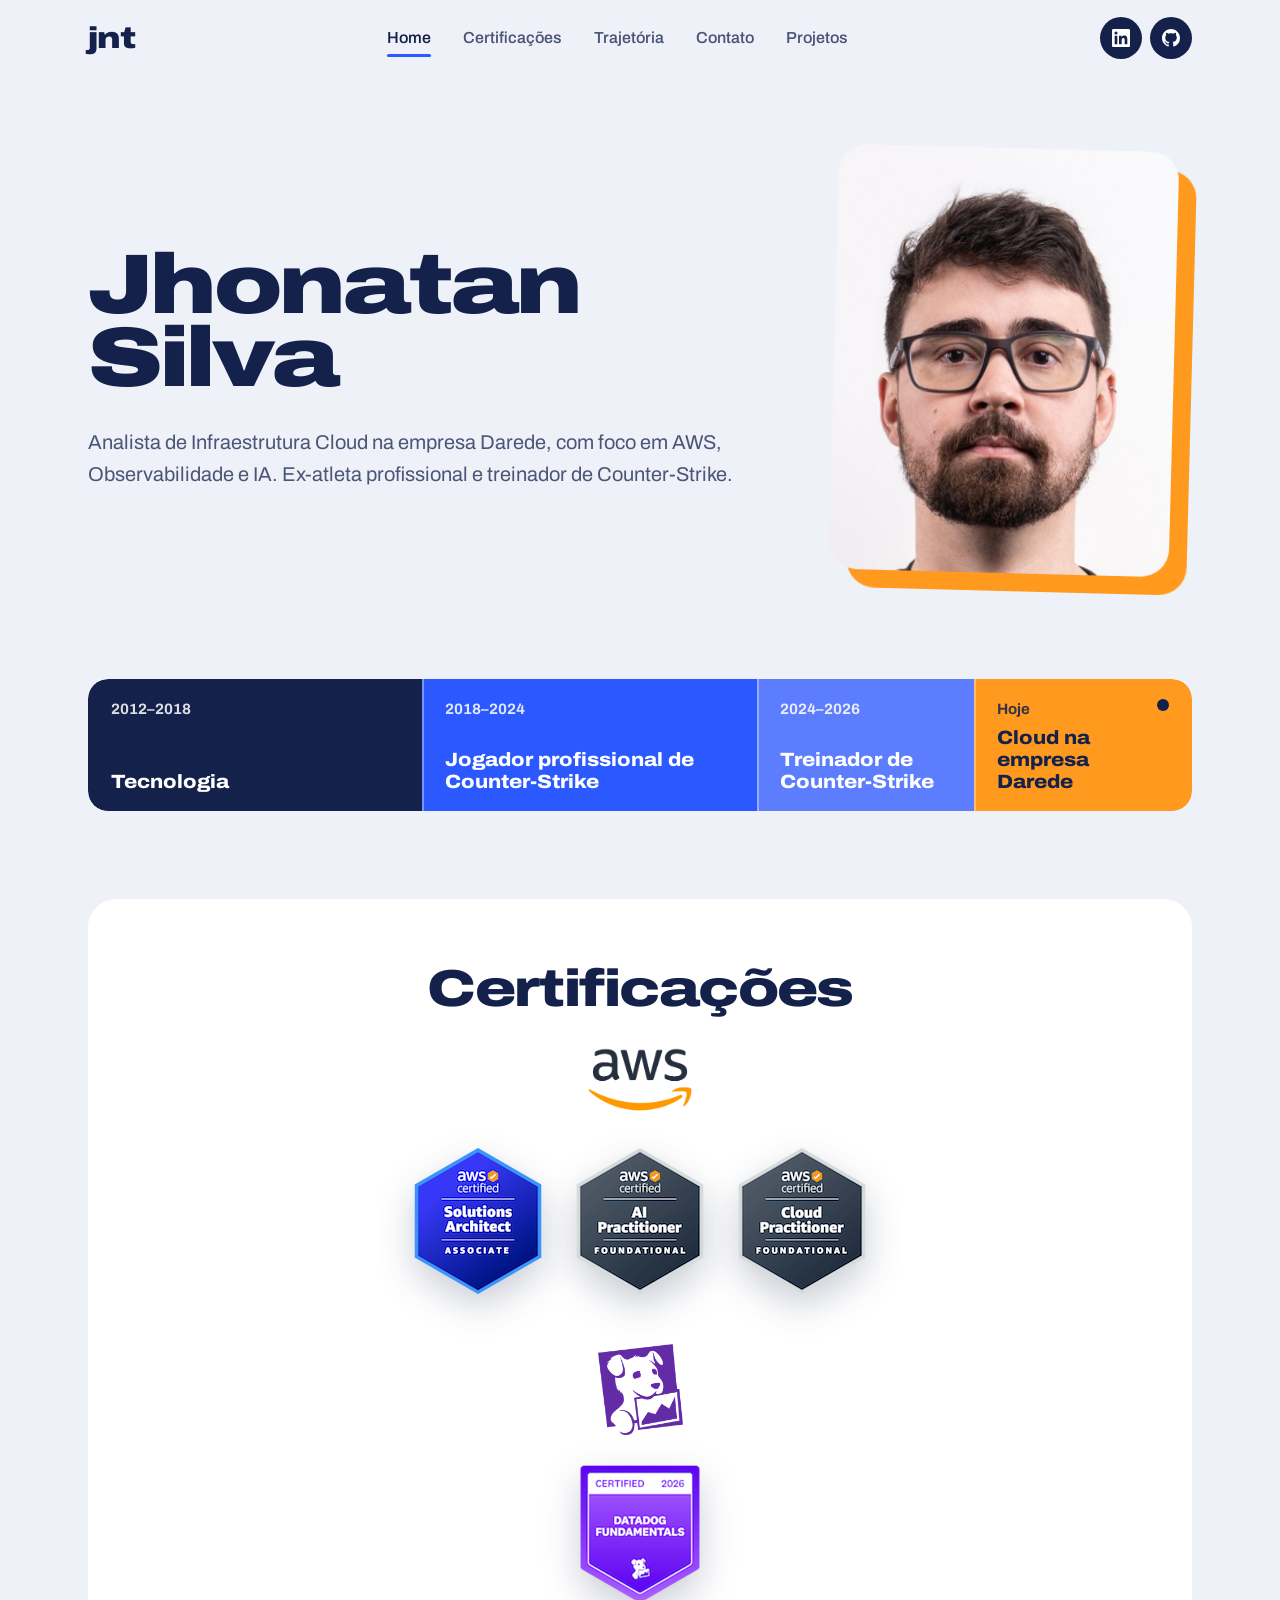
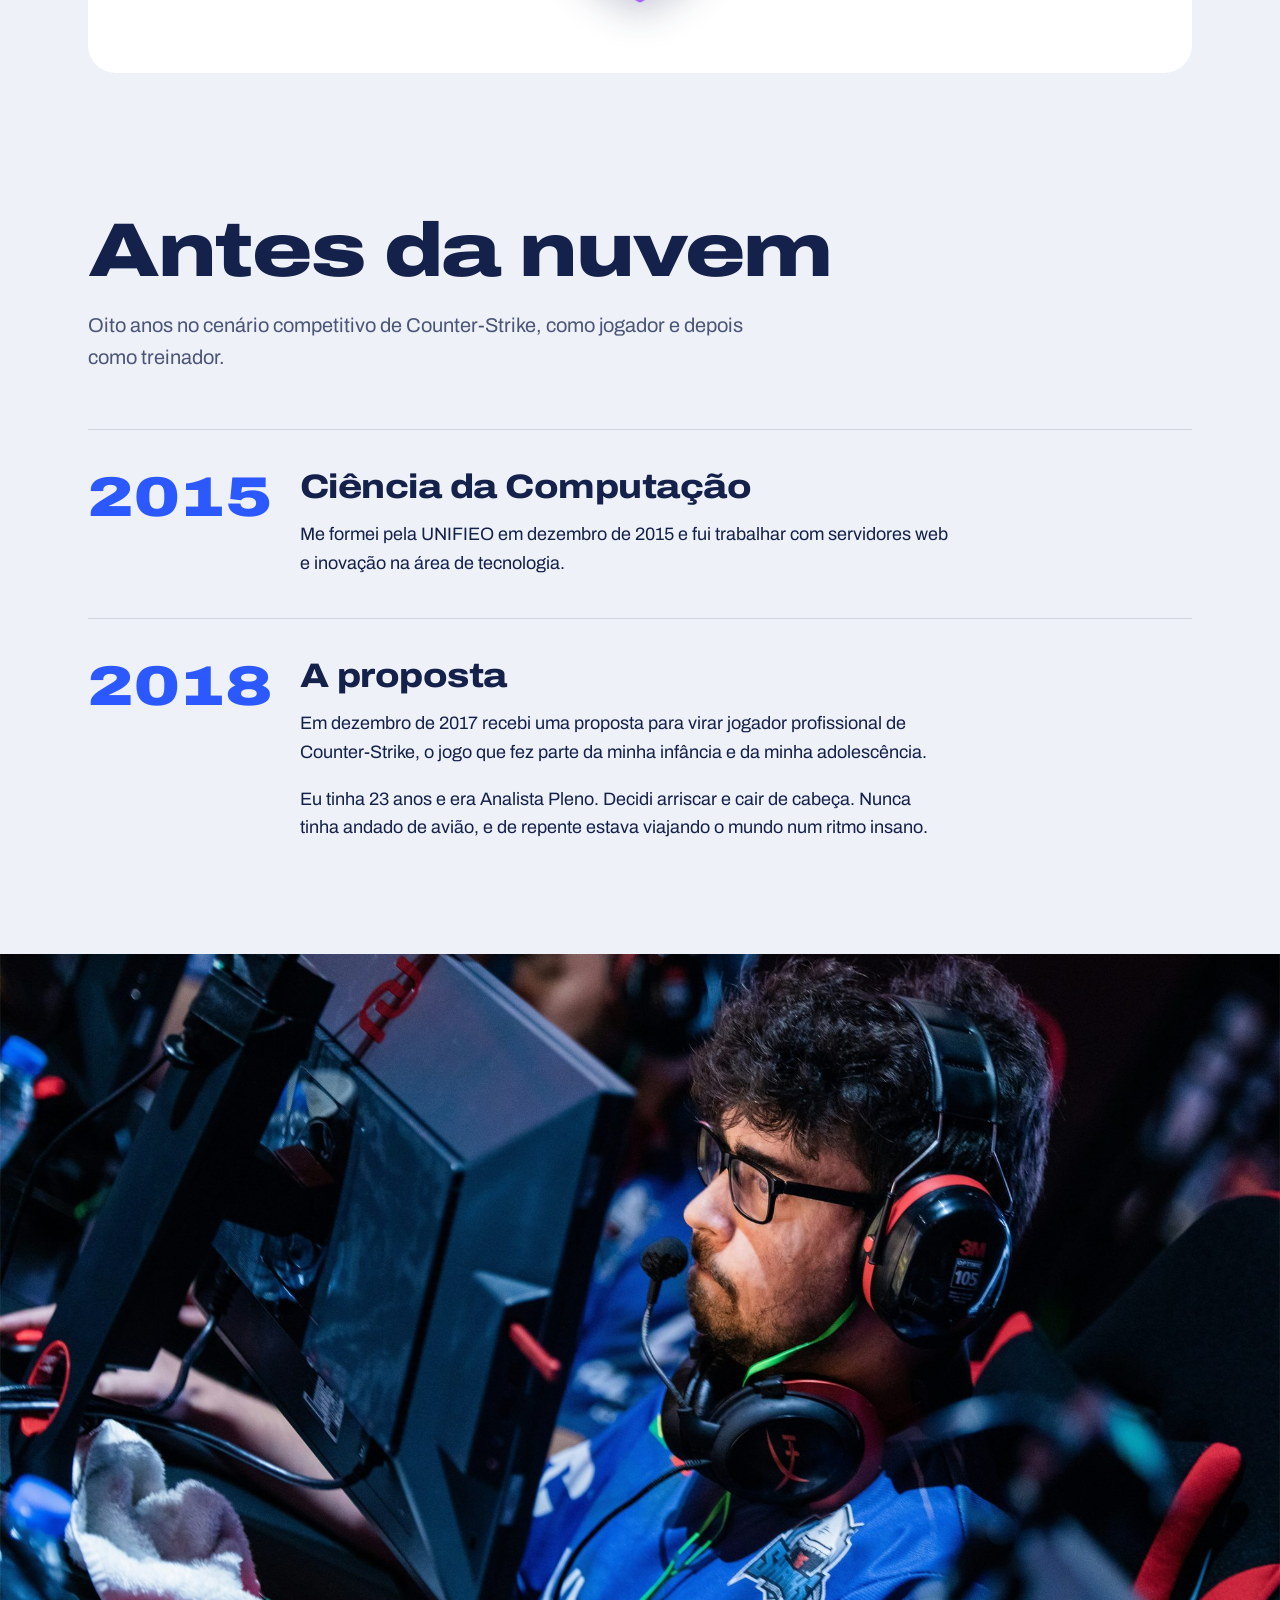
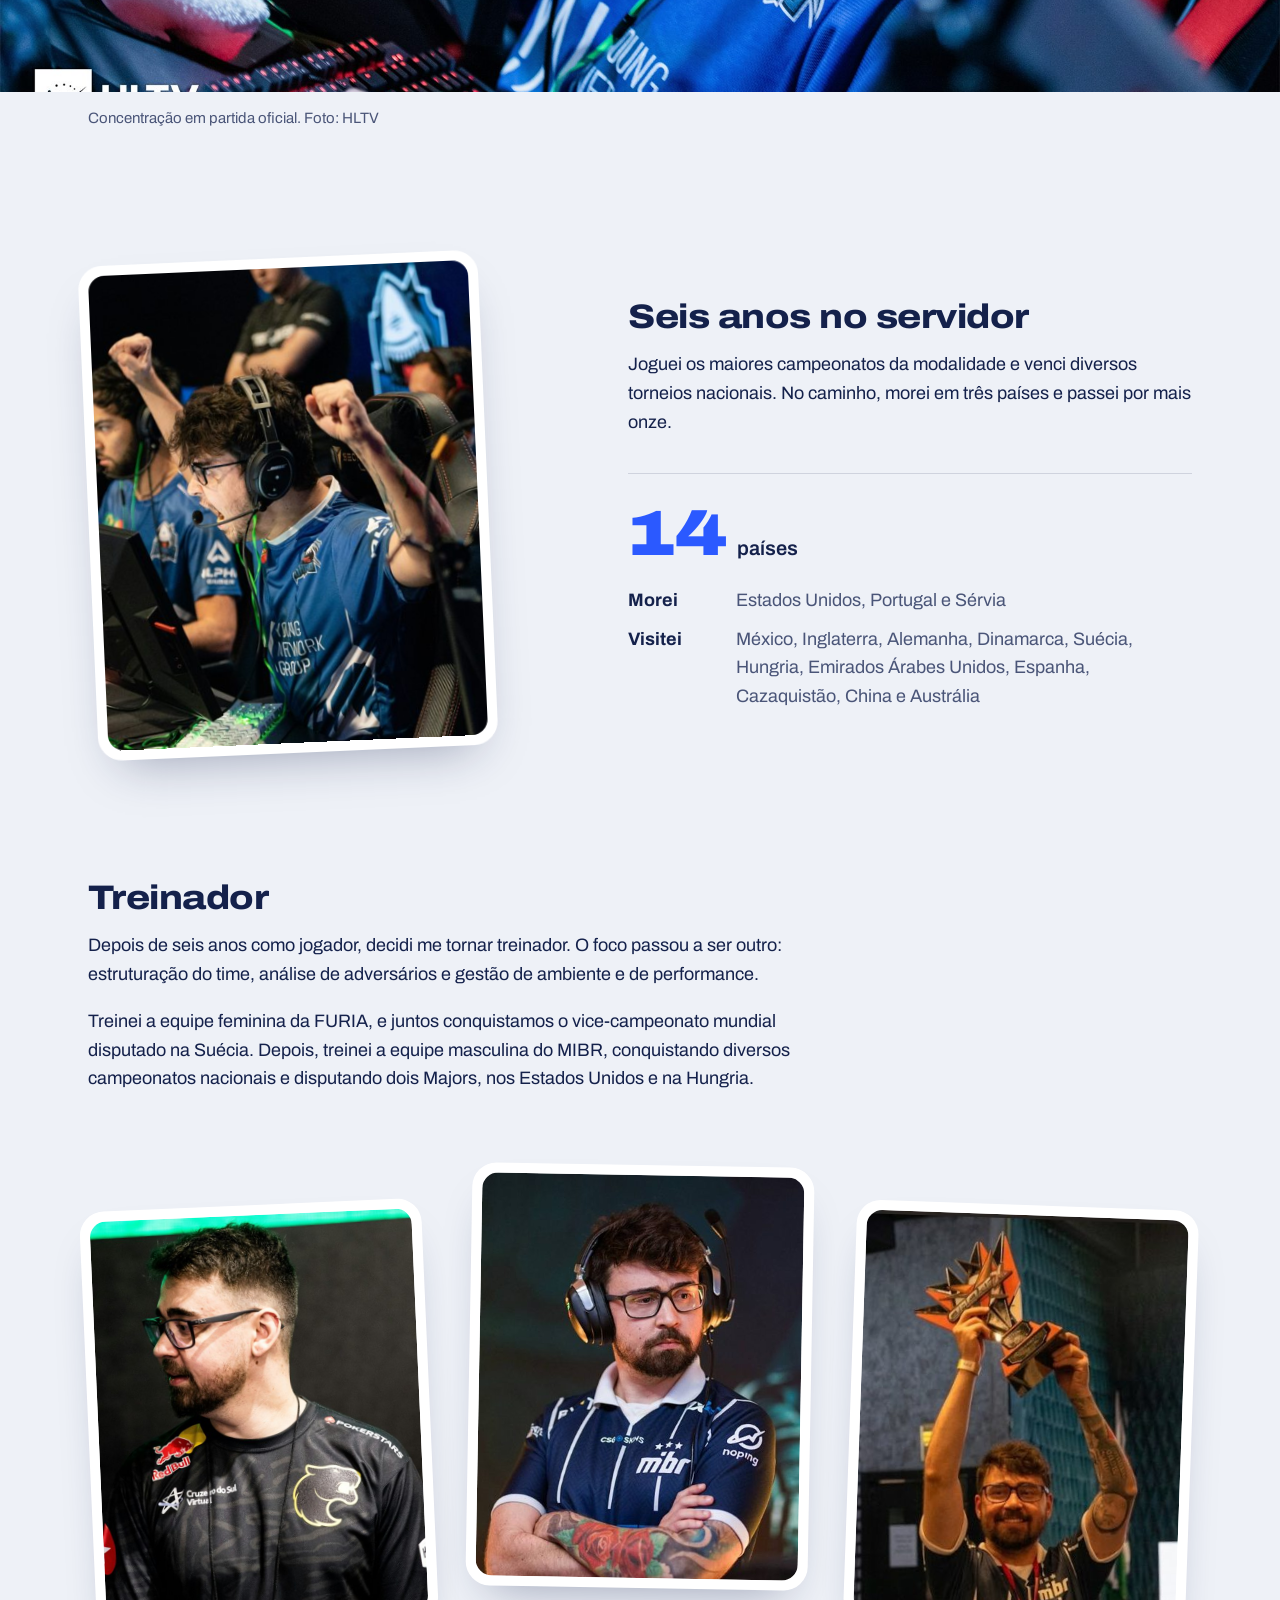
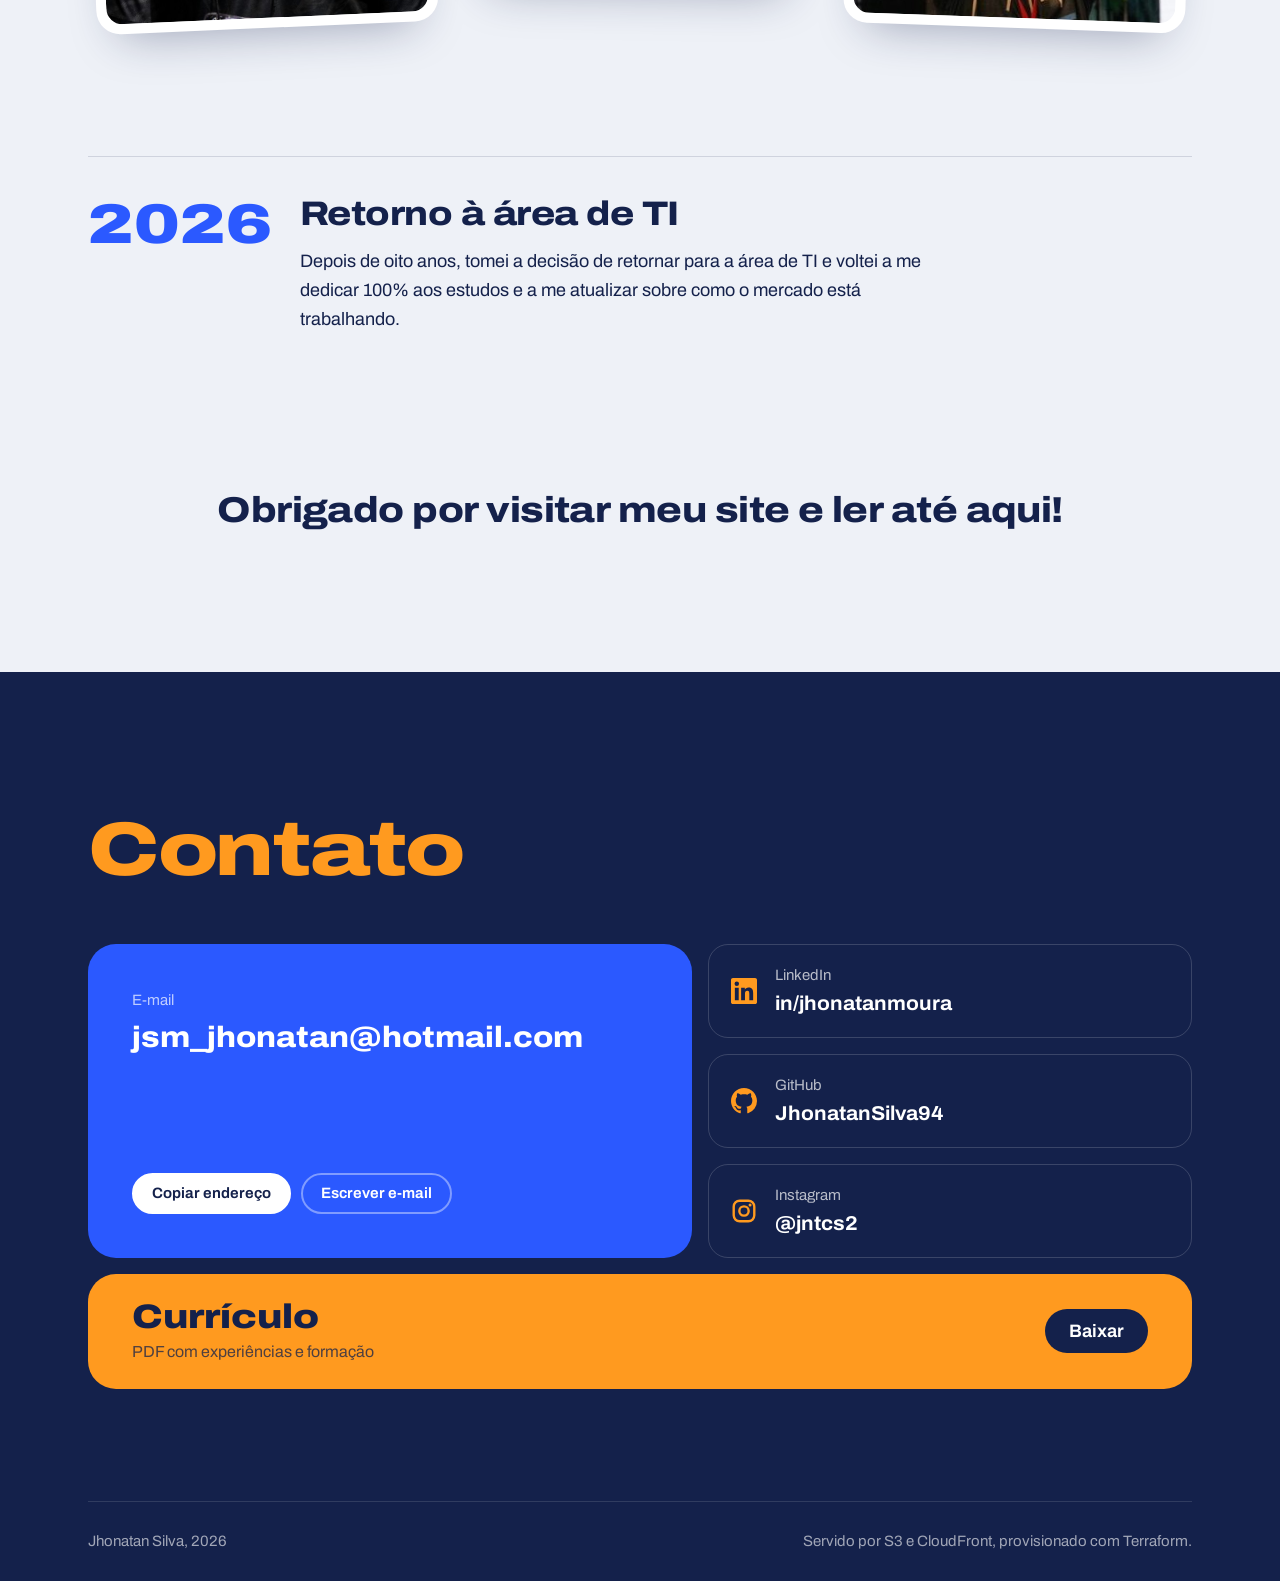
<file: frontend/index.html>
<!DOCTYPE html>
<html lang="pt-BR">
<head>
  <meta charset="UTF-8">
  <meta name="viewport" content="width=device-width, initial-scale=1.0">
  <title>Jhonatan Silva, Cloud &amp; DevOps</title>
  <meta name="description" content="Analista de Infraestrutura Cloud na empresa Darede, com foco em AWS, Observabilidade e IA. Ex-atleta profissional e treinador de Counter-Strike.">
  <link rel="preconnect" href="https://fonts.googleapis.com">
  <link rel="preconnect" href="https://fonts.gstatic.com" crossorigin>
  <link href="https://fonts.googleapis.com/css2?family=Archivo:ital,wdth,wght@0,62..125,100..900;1,62..125,100..900&display=swap" rel="stylesheet">
  <link rel="stylesheet" href="styles.css">
</head>
<body>

  <header class="nav">
    <div class="wrap nav-inner">
      <a href="#inicio" class="brand" aria-label="jnt, voltar ao início">jnt</a>

      <nav class="nav-links" aria-label="Seções">
        <a href="#inicio" class="nav-link">Home</a>
        <a href="#certificacoes" class="nav-link">Certificações</a>
        <a href="#trajetoria" class="nav-link">Trajetória</a>
        <a href="#contato" class="nav-link">Contato</a>
        <a href="projetos.html" class="nav-link">Projetos</a>
      </nav>

      <div class="nav-social">
        <a href="https://www.linkedin.com/in/jhonatanmoura/" target="_blank" rel="noopener" class="icon-btn" aria-label="LinkedIn">
          <svg viewBox="0 0 24 24" aria-hidden="true"><path fill="currentColor" d="M20.45 20.45h-3.56v-5.57c0-1.33-.02-3.04-1.85-3.04-1.85 0-2.14 1.45-2.14 2.94v5.67H9.35V9h3.41v1.56h.05c.48-.9 1.64-1.85 3.37-1.85 3.6 0 4.27 2.37 4.27 5.46v6.28zM5.34 7.43a2.06 2.06 0 1 1 0-4.13 2.06 2.06 0 0 1 0 4.13zM7.12 20.45H3.56V9h3.56v11.45zM22.22 0H1.77C.79 0 0 .77 0 1.73v20.54C0 23.23.79 24 1.77 24h20.45c.98 0 1.78-.77 1.78-1.73V1.73C24 .77 23.2 0 22.22 0z"/></svg>
        </a>
        <a href="https://github.com/JhonatanSilva94" target="_blank" rel="noopener" class="icon-btn" aria-label="GitHub">
          <svg viewBox="0 0 16 16" aria-hidden="true"><path fill="currentColor" d="M8 0C3.58 0 0 3.58 0 8c0 3.54 2.29 6.53 5.47 7.59.4.07.55-.17.55-.38 0-.19-.01-.82-.01-1.49-2.01.37-2.53-.49-2.69-.94-.09-.23-.48-.94-.82-1.13-.28-.15-.68-.52-.01-.53.63-.01 1.08.58 1.23.82.72 1.21 1.87.87 2.33.66.07-.52.28-.87.51-1.07-1.78-.2-3.64-.89-3.64-3.95 0-.87.31-1.59.82-2.15-.08-.2-.36-1.02.08-2.12 0 0 .67-.21 2.2.82.64-.18 1.32-.27 2-.27.68 0 1.36.09 2 .27 1.53-1.04 2.2-.82 2.2-.82.44 1.1.16 1.92.08 2.12.51.56.82 1.27.82 2.15 0 3.07-1.87 3.75-3.65 3.95.29.25.54.73.54 1.48 0 1.07-.01 1.93-.01 2.2 0 .21.15.46.55.38A8.01 8.01 0 0 0 16 8c0-4.42-3.58-8-8-8z"/></svg>
        </a>
      </div>
    </div>
  </header>

  <main>

    <!-- Hero -->
    <section class="hero" id="inicio">
      <div class="wrap hero-inner">
        <div class="hero-text">
          <h1 class="hero-name">Jhonatan<br>Silva</h1>
          <p class="hero-lead">
            Analista de Infraestrutura Cloud na empresa Darede, com foco em AWS, Observabilidade e IA.
            Ex-atleta profissional e treinador de <span class="nowrap">Counter-Strike</span>.
          </p>
        </div>

        <figure class="hero-photo">
          <img src="assets/web/jhonatan.jpg" alt="Retrato de Jhonatan Silva" width="553" height="569">
        </figure>
      </div>

      <!-- Linha do tempo: cada trecho tem largura proporcional à duração -->
      <div class="wrap">
        <ol class="career" aria-label="Linha do tempo da carreira">
          <li class="career-seg seg-tech" style="--years: 6">
            <span class="career-when">2012–2018</span>
            <span class="career-what">Tecnologia</span>
          </li>
          <li class="career-seg seg-player" style="--years: 6">
            <span class="career-when">2018–2024</span>
            <span class="career-what">Jogador profissional de <span class="nowrap">Counter-Strike</span></span>
          </li>
          <li class="career-seg seg-coach" style="--years: 2">
            <span class="career-when">2024–2026</span>
            <span class="career-what">Treinador de <span class="nowrap">Counter-Strike</span></span>
          </li>
          <li class="career-seg seg-cloud" style="--years: 2">
            <span class="career-when">Hoje</span>
            <span class="career-what">Cloud na empresa Darede</span>
            <span class="career-now" aria-hidden="true"></span>
          </li>
        </ol>
      </div>
    </section>

    <!-- Certificações -->
    <section class="section certs-section" id="certificacoes">
      <div class="wrap">
        <div class="certs">
          <h2 class="certs-title">Certificações</h2>
          <img src="assets/badges/aws.png" alt="Amazon Web Services" class="certs-logo" width="1024" height="900">
          <ul class="cert-badges">
            <li>
              <a href="https://www.credly.com/badges/753cb46d-b56b-4fee-8ff4-ec7b52a73b89/public_url" target="_blank" rel="noopener" class="cert-badge" title="Ver credencial na Credly">
                <img src="assets/badges/aws-certified-solutions-architect-associate.png" alt="AWS Certified Solutions Architect, Associate (ver credencial na Credly)" width="150" height="150">
              </a>
            </li>
            <li>
              <a href="https://www.credly.com/badges/083acf94-df9e-4b06-bec3-3e3fb1c3847a/public_url" target="_blank" rel="noopener" class="cert-badge" title="Ver credencial na Credly">
                <img src="assets/badges/aws-certified-ai-practitioner.png" alt="AWS Certified AI Practitioner, Foundational (ver credencial na Credly)" width="150" height="150">
              </a>
            </li>
            <li>
              <a href="https://www.credly.com/badges/aeb9b5ed-9fb6-45f4-8758-6aebb8c4855d/public_url" target="_blank" rel="noopener" class="cert-badge" title="Ver credencial na Credly">
                <img src="assets/badges/aws-certified-cloud-practitioner.png" alt="AWS Certified Cloud Practitioner, Foundational (ver credencial na Credly)" width="150" height="150">
              </a>
            </li>
          </ul>
          <img src="assets/badges/datadog.png" alt="Datadog" class="certs-logo certs-logo--datadog" width="300" height="321">
          <ul class="cert-badges">
            <li>
              <a href="https://www.credly.com/badges/7b707033-42e7-465e-b6eb-21c3104ea651/public_url" target="_blank" rel="noopener" class="cert-badge" title="Ver credencial na Credly">
                <img src="assets/badges/datadog-fundamentals.png" alt="Datadog Fundamentals, Certified 2026 (ver credencial na Credly)" width="150" height="150">
              </a>
            </li>
          </ul>
        </div>
      </div>
    </section>

    <!-- Trajetória -->
    <section class="section story" id="trajetoria">
      <div class="wrap">
        <h2 class="section-title">Antes da nuvem</h2>
        <p class="section-lead">Oito anos no cenário competitivo de <span class="nowrap">Counter-Strike</span>, como jogador e depois como treinador.</p>

        <article class="chapter">
          <span class="chapter-year">2015</span>
          <div class="chapter-body">
            <h3 class="chapter-title">Ciência da Computação</h3>
            <p>
              Me formei pela UNIFIEO em dezembro de 2015 e fui trabalhar com servidores web e inovação
              na área de tecnologia.
            </p>
          </div>
        </article>

        <article class="chapter">
          <span class="chapter-year">2018</span>
          <div class="chapter-body">
            <h3 class="chapter-title">A proposta</h3>
            <p>
              Em dezembro de 2017 recebi uma proposta para virar jogador profissional de <span class="nowrap">Counter-Strike</span>,
              o jogo que fez parte da minha infância e da minha adolescência.
            </p>
            <p>
              Eu tinha 23 anos e era Analista Pleno. Decidi arriscar e cair de cabeça.
              Nunca tinha andado de avião, e de repente estava viajando o mundo num ritmo insano.
            </p>
          </div>
        </article>
      </div>

      <figure class="wide-photo">
        <img src="assets/web/jogador-01.jpg" alt="Jhonatan concentrado durante uma partida, de headset, em frente ao monitor" width="2000" height="1333" loading="lazy">
        <figcaption class="wrap">Concentração em partida oficial. Foto: HLTV</figcaption>
      </figure>

      <div class="wrap">
        <div class="split">
          <figure class="photo photo-tilt-left">
            <img src="assets/web/jogador-02.jpg" alt="Jhonatan comemorando uma rodada com os braços erguidos" width="462" height="641" loading="lazy">
          </figure>

          <div class="split-text">
            <h3 class="chapter-title">Seis anos no servidor</h3>
            <p>
              Joguei os maiores campeonatos da modalidade e venci diversos torneios nacionais.
              No caminho, morei em três países e passei por mais onze.
            </p>

            <div class="places">
              <p class="places-count"><strong>14</strong> países</p>
              <dl class="places-list">
                <dt>Morei</dt>
                <dd>Estados Unidos, Portugal e Sérvia</dd>
                <dt>Visitei</dt>
                <dd>México, Inglaterra, Alemanha, Dinamarca, Suécia, Hungria, Emirados Árabes Unidos, Espanha, Cazaquistão, China e Austrália</dd>
              </dl>
            </div>
          </div>
        </div>

        <div class="coach">
          <div class="coach-text">
            <h3 class="chapter-title">Treinador</h3>
            <p>
              Depois de seis anos como jogador, decidi me tornar treinador. O foco passou a ser outro:
              estruturação do time, análise de adversários e gestão de ambiente e de performance.
            </p>
            <p>
              Treinei a equipe feminina da FURIA, e juntos conquistamos o vice-campeonato mundial disputado na Suécia.
              Depois, treinei a equipe masculina do MIBR, conquistando diversos campeonatos nacionais e
              disputando dois Majors, nos Estados Unidos e na Hungria.
            </p>
          </div>

          <div class="coach-photos">
            <figure class="photo photo-tilt-left">
              <img src="assets/web/coach-03.jpg" alt="Jhonatan como treinador da FURIA, com a camisa do time" width="900" height="840" loading="lazy">
            </figure>
            <figure class="photo photo-lift">
              <img src="assets/web/coach-01.jpg" alt="Jhonatan como treinador do MIBR, de braços cruzados e headset" width="441" height="620" loading="lazy">
            </figure>
            <figure class="photo photo-tilt-right">
              <img src="assets/web/coach-02.jpg" alt="Jhonatan erguendo um troféu com a camisa do MIBR" width="350" height="613" loading="lazy">
            </figure>
          </div>
        </div>

        <article class="chapter chapter-return">
          <span class="chapter-year">2026</span>
          <div class="chapter-body">
            <h3 class="chapter-title">Retorno à área de TI</h3>
            <p>
              Depois de oito anos, tomei a decisão de retornar para a área de TI e voltei a me dedicar 100%
              aos estudos e a me atualizar sobre como o mercado está trabalhando.
            </p>
          </div>
        </article>

        <p class="thanks">Obrigado por visitar meu site e ler até aqui!</p>
      </div>
    </section>

    <!-- Contato -->
    <section class="section contact" id="contato">
      <div class="wrap">
        <h2 class="contact-title">Contato</h2>

        <div class="contact-grid">
          <div class="contact-mail">
            <span class="contact-label">E-mail</span>
            <a href="mailto:jsm_jhonatan@hotmail.com" class="contact-mail-address">jsm_jhonatan@<wbr>hotmail.com</a>
            <div class="contact-mail-actions">
              <button type="button" class="chip chip-solid" data-copy="jsm_jhonatan@hotmail.com">Copiar endereço</button>
              <a href="mailto:jsm_jhonatan@hotmail.com" class="chip">Escrever e-mail</a>
            </div>
          </div>

          <ul class="contact-links">
            <li>
              <a href="https://www.linkedin.com/in/jhonatanmoura/" target="_blank" rel="noopener" class="contact-link">
                <svg viewBox="0 0 24 24" aria-hidden="true"><path fill="currentColor" d="M20.45 20.45h-3.56v-5.57c0-1.33-.02-3.04-1.85-3.04-1.85 0-2.14 1.45-2.14 2.94v5.67H9.35V9h3.41v1.56h.05c.48-.9 1.64-1.85 3.37-1.85 3.6 0 4.27 2.37 4.27 5.46v6.28zM5.34 7.43a2.06 2.06 0 1 1 0-4.13 2.06 2.06 0 0 1 0 4.13zM7.12 20.45H3.56V9h3.56v11.45zM22.22 0H1.77C.79 0 0 .77 0 1.73v20.54C0 23.23.79 24 1.77 24h20.45c.98 0 1.78-.77 1.78-1.73V1.73C24 .77 23.2 0 22.22 0z"/></svg>
                <span class="contact-link-text">
                  <span class="contact-label">LinkedIn</span>
                  <span class="contact-value">in/jhonatanmoura</span>
                </span>
              </a>
            </li>
            <li>
              <a href="https://github.com/JhonatanSilva94" target="_blank" rel="noopener" class="contact-link">
                <svg viewBox="0 0 16 16" aria-hidden="true"><path fill="currentColor" d="M8 0C3.58 0 0 3.58 0 8c0 3.54 2.29 6.53 5.47 7.59.4.07.55-.17.55-.38 0-.19-.01-.82-.01-1.49-2.01.37-2.53-.49-2.69-.94-.09-.23-.48-.94-.82-1.13-.28-.15-.68-.52-.01-.53.63-.01 1.08.58 1.23.82.72 1.21 1.87.87 2.33.66.07-.52.28-.87.51-1.07-1.78-.2-3.64-.89-3.64-3.95 0-.87.31-1.59.82-2.15-.08-.2-.36-1.02.08-2.12 0 0 .67-.21 2.2.82.64-.18 1.32-.27 2-.27.68 0 1.36.09 2 .27 1.53-1.04 2.2-.82 2.2-.82.44 1.1.16 1.92.08 2.12.51.56.82 1.27.82 2.15 0 3.07-1.87 3.75-3.65 3.95.29.25.54.73.54 1.48 0 1.07-.01 1.93-.01 2.2 0 .21.15.46.55.38A8.01 8.01 0 0 0 16 8c0-4.42-3.58-8-8-8z"/></svg>
                <span class="contact-link-text">
                  <span class="contact-label">GitHub</span>
                  <span class="contact-value">JhonatanSilva94</span>
                </span>
              </a>
            </li>
            <li>
              <a href="https://www.instagram.com/jntcs2/" target="_blank" rel="noopener" class="contact-link">
                <svg viewBox="0 0 24 24" aria-hidden="true"><rect x="2.5" y="2.5" width="19" height="19" rx="5.5" fill="none" stroke="currentColor" stroke-width="2.2"/><circle cx="12" cy="12" r="4.3" fill="none" stroke="currentColor" stroke-width="2.2"/><circle cx="17.6" cy="6.4" r="1.4" fill="currentColor"/></svg>
                <span class="contact-link-text">
                  <span class="contact-label">Instagram</span>
                  <span class="contact-value">@jntcs2</span>
                </span>
              </a>
            </li>
          </ul>

          <a href="assets/cv.pdf" download class="contact-cv">
            <span>
              <span class="contact-cv-title">Currículo</span>
              <span class="contact-cv-detail">PDF com experiências e formação</span>
            </span>
            <span class="contact-cv-action">Baixar</span>
          </a>
        </div>
      </div>

      <div class="wrap footer-inner">
        <p>Jhonatan Silva, 2026</p>
        <p>Servido por S3 e CloudFront, provisionado com Terraform.</p>
      </div>
    </section>
  </main>

  <script src="script.js"></script>
</body>
</html>
</file>
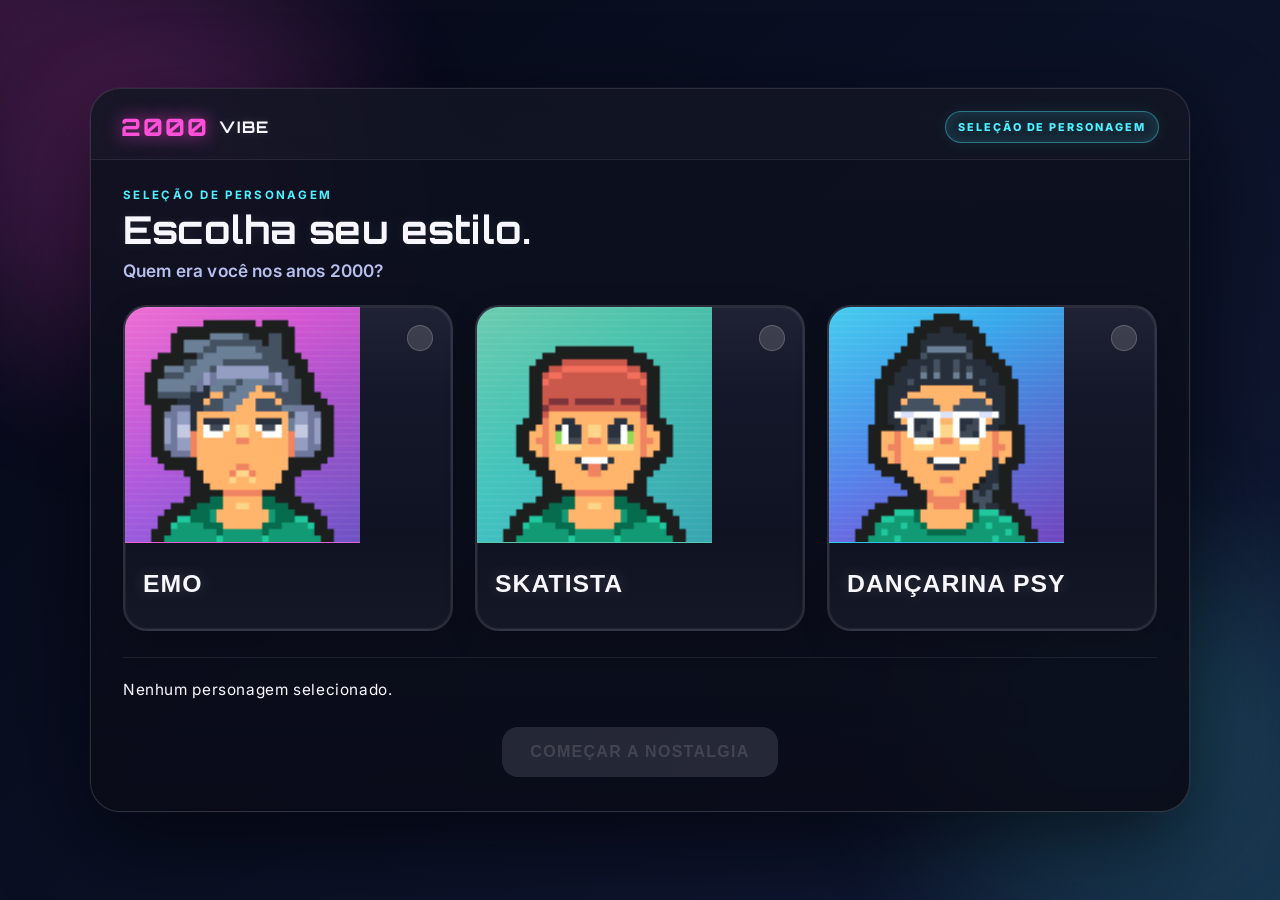
<file: projetos/2000vibe/frontend/index.html>
<!DOCTYPE html>
<html lang="pt-BR">
  <head>
    <meta charset="UTF-8" />
    <meta name="viewport" content="width=device-width, initial-scale=1.0" />
    <title>2000vibe | Seleção de personagem</title>
    <link rel="preconnect" href="https://fonts.googleapis.com" />
    <link rel="preconnect" href="https://fonts.gstatic.com" crossorigin />
    <link href="https://fonts.googleapis.com/css2?family=Orbitron:wght@500;700;800&family=Inter:wght@400;500;600;700&display=swap" rel="stylesheet" />
    <link rel="stylesheet" href="styles.css" />
  </head>
  <body>
    <div class="backdrop-glow glow-left"></div>
    <div class="backdrop-glow glow-right"></div>

    <div class="app-shell">
      <header class="top-bar">
        <div class="brand-block">
          <span class="brand-mark">2000</span>
          <span class="brand-word">VIBE</span>
        </div>
        <span class="status-pill">SELEÇÃO DE PERSONAGEM</span>
      </header>

      <main class="selection-panel">
        <section class="intro-copy">
          <p class="eyebrow">SELEÇÃO DE PERSONAGEM</p>
          <h1>Escolha seu estilo.</h1>
          <p class="subtitle">
            Quem era você nos anos 2000?
          </p>
        </section>

        <section class="character-grid" aria-label="Seleção de personagens">
          <button class="character-card" type="button" data-character="neon-racer" aria-pressed="false">
            <div class="card-art art-emo">
              <img class="character-image" src="assets/images/emo.png" alt="Emo" />
            </div>
            <div class="card-copy">
              <h2>Emo</h2>
            </div>
            <span class="selection-indicator" aria-hidden="true">✓</span>
          </button>

          <button class="character-card" type="button" data-character="pixel-star" aria-pressed="false">
            <div class="card-art art-skatista">
              <img class="character-image" src="assets/images/skatista.png" alt="Skatista" />
            </div>
            <div class="card-copy">
              <h2>Skatista</h2>
            </div>
            <span class="selection-indicator" aria-hidden="true">✓</span>
          </button>

          <button class="character-card" type="button" data-character="chrome-rebel" aria-pressed="false">
            <div class="card-art art-psy">
              <img class="character-image" src="assets/images/dançarina.png" alt="Dançarina Psy" />
            </div>
            <div class="card-copy">
              <h2>Dançarina Psy</h2>
            </div>
            <span class="selection-indicator" aria-hidden="true">✓</span>
          </button>
        </section>

        <div class="selection-summary-wrap">
          <p id="selection-summary">Nenhum personagem selecionado.</p>
        </div>

        <div class="action-row">
          <button id="start-button" class="start-button" type="button" disabled>
            Começar a nostalgia
          </button>
        </div>
      </main>
    </div>

    <script src="script.js"></script>
  </body>
</html>
</file>
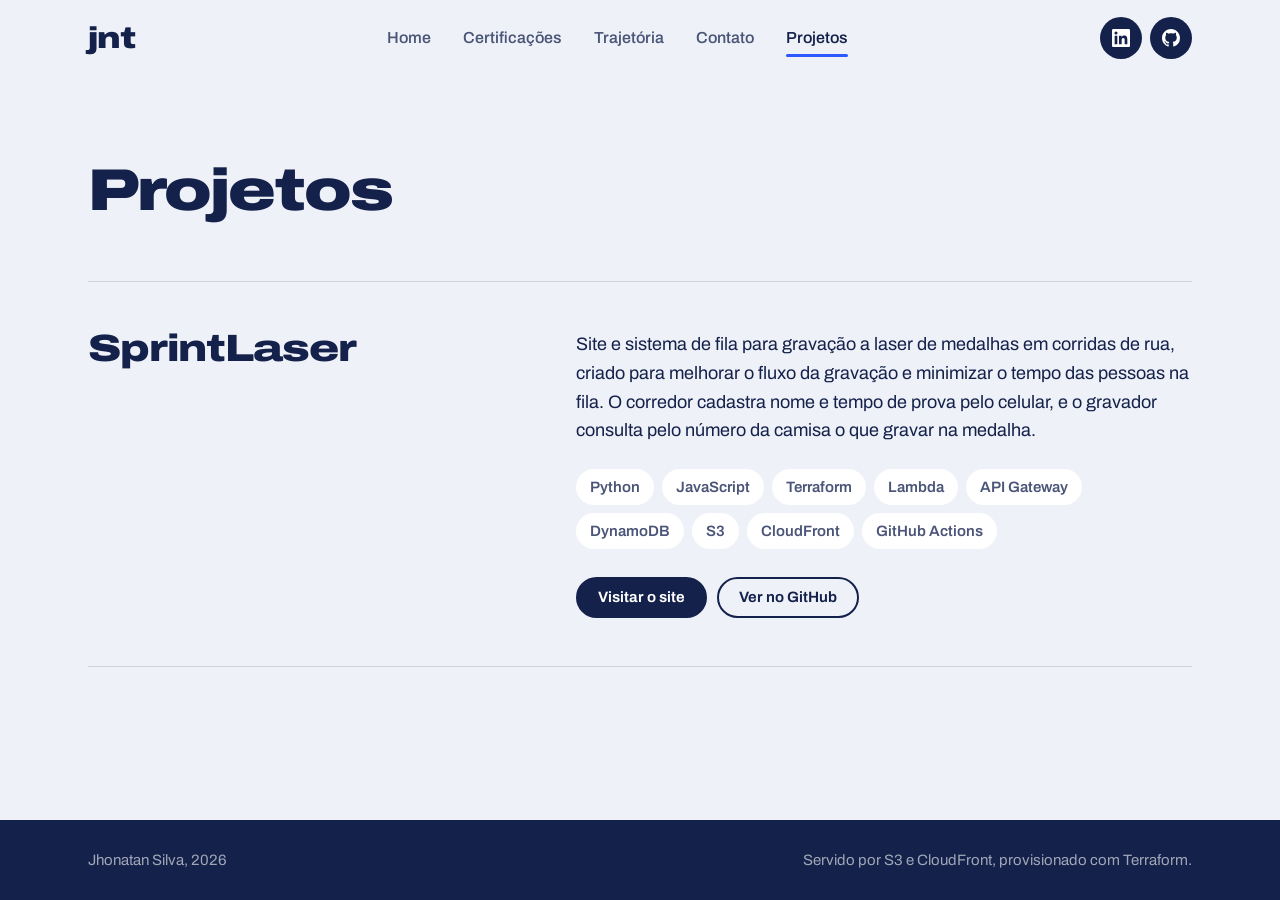
<file: frontend/projetos.html>
<!DOCTYPE html>
<html lang="pt-BR">
<head>
  <meta charset="UTF-8">
  <meta name="viewport" content="width=device-width, initial-scale=1.0">
  <title>Projetos, Jhonatan Silva</title>
  <meta name="description" content="Projetos de Jhonatan Silva construídos de ponta a ponta, do código à infraestrutura na AWS.">
  <link rel="preconnect" href="https://fonts.googleapis.com">
  <link rel="preconnect" href="https://fonts.gstatic.com" crossorigin>
  <link href="https://fonts.googleapis.com/css2?family=Archivo:ital,wdth,wght@0,62..125,100..900;1,62..125,100..900&display=swap" rel="stylesheet">
  <link rel="stylesheet" href="styles.css">
</head>
<body>

  <header class="nav">
    <div class="wrap nav-inner">
      <a href="index.html" class="brand" aria-label="jnt, voltar ao início">jnt</a>

      <nav class="nav-links" aria-label="Seções">
        <a href="index.html" class="nav-link">Home</a>
        <a href="index.html#certificacoes" class="nav-link">Certificações</a>
        <a href="index.html#trajetoria" class="nav-link">Trajetória</a>
        <a href="index.html#contato" class="nav-link">Contato</a>
        <a href="projetos.html" class="nav-link" aria-current="page">Projetos</a>
      </nav>

      <div class="nav-social">
        <a href="https://www.linkedin.com/in/jhonatanmoura/" target="_blank" rel="noopener" class="icon-btn" aria-label="LinkedIn">
          <svg viewBox="0 0 24 24" aria-hidden="true"><path fill="currentColor" d="M20.45 20.45h-3.56v-5.57c0-1.33-.02-3.04-1.85-3.04-1.85 0-2.14 1.45-2.14 2.94v5.67H9.35V9h3.41v1.56h.05c.48-.9 1.64-1.85 3.37-1.85 3.6 0 4.27 2.37 4.27 5.46v6.28zM5.34 7.43a2.06 2.06 0 1 1 0-4.13 2.06 2.06 0 0 1 0 4.13zM7.12 20.45H3.56V9h3.56v11.45zM22.22 0H1.77C.79 0 0 .77 0 1.73v20.54C0 23.23.79 24 1.77 24h20.45c.98 0 1.78-.77 1.78-1.73V1.73C24 .77 23.2 0 22.22 0z"/></svg>
        </a>
        <a href="https://github.com/JhonatanSilva94" target="_blank" rel="noopener" class="icon-btn" aria-label="GitHub">
          <svg viewBox="0 0 16 16" aria-hidden="true"><path fill="currentColor" d="M8 0C3.58 0 0 3.58 0 8c0 3.54 2.29 6.53 5.47 7.59.4.07.55-.17.55-.38 0-.19-.01-.82-.01-1.49-2.01.37-2.53-.49-2.69-.94-.09-.23-.48-.94-.82-1.13-.28-.15-.68-.52-.01-.53.63-.01 1.08.58 1.23.82.72 1.21 1.87.87 2.33.66.07-.52.28-.87.51-1.07-1.78-.2-3.64-.89-3.64-3.95 0-.87.31-1.59.82-2.15-.08-.2-.36-1.02.08-2.12 0 0 .67-.21 2.2.82.64-.18 1.32-.27 2-.27.68 0 1.36.09 2 .27 1.53-1.04 2.2-.82 2.2-.82.44 1.1.16 1.92.08 2.12.51.56.82 1.27.82 2.15 0 3.07-1.87 3.75-3.65 3.95.29.25.54.73.54 1.48 0 1.07-.01 1.93-.01 2.2 0 .21.15.46.55.38A8.01 8.01 0 0 0 16 8c0-4.42-3.58-8-8-8z"/></svg>
        </a>
      </div>
    </div>
  </header>

  <main>

    <!-- Abertura -->
    <section class="projects-hero">
      <div class="wrap">
        <h1 class="projects-title">Projetos</h1>
      </div>
    </section>

    <!-- Lista de projetos: um <article class="project"> por projeto -->
    <section class="projects">
      <div class="wrap">
        <article class="project" id="sprintlaser">
          <h2 class="project-name">SprintLaser</h2>
          <div class="project-info">
            <p>
              Site e sistema de fila para gravação a laser de medalhas em corridas de rua, criado para
              melhorar o fluxo da gravação e minimizar o tempo das pessoas na fila. O corredor cadastra
              nome e tempo de prova pelo celular, e o gravador consulta pelo número da camisa o que
              gravar na medalha.
            </p>
            <ul class="project-stack" aria-label="Tecnologias">
              <li>Python</li>
              <li>JavaScript</li>
              <li>Terraform</li>
              <li>Lambda</li>
              <li>API Gateway</li>
              <li>DynamoDB</li>
              <li>S3</li>
              <li>CloudFront</li>
              <li>GitHub Actions</li>
            </ul>
            <div class="project-links">
              <a href="https://sprintlaser.com" target="_blank" rel="noopener" class="btn btn-small">Visitar o site</a>
              <a href="https://github.com/JhonatanSilva94/SprintLaser" target="_blank" rel="noopener" class="btn btn-small btn-ghost">Ver no GitHub</a>
            </div>
          </div>
        </article>
      </div>
    </section>
  </main>

  <footer class="site-footer">
    <div class="wrap footer-inner">
      <p>Jhonatan Silva, 2026</p>
      <p>Servido por S3 e CloudFront, provisionado com Terraform.</p>
    </div>
  </footer>

  <script src="script.js"></script>
</body>
</html>
</file>
<file: frontend/styles.css>
/* ==================== TOKENS ==================== */
:root {
  --paper: #eef1f7;
  --white: #ffffff;
  --ink: #14214b;
  --ink-soft: #4a5578;
  --blue: #2b59ff;
  --blue-soft: #e4eaff;
  --blue-mid: #5d7dff;
  --orange: #ff9a1f;
  --line: rgba(20, 33, 75, 0.14);

  --font: "Archivo", system-ui, -apple-system, "Segoe UI", sans-serif;
  --radius-lg: 28px;
  --radius-md: 20px;
  --gutter: clamp(16px, 5vw, 48px);
  --section-space: clamp(80px, 11vw, 140px);
}

/* ==================== BASE ==================== */
*,
*::before,
*::after {
  box-sizing: border-box;
}

html {
  scroll-behavior: smooth;
  scroll-padding-top: 112px;
}

body {
  margin: 0;
  font-family: var(--font);
  font-size: 18px;
  line-height: 1.6;
  color: var(--ink);
  background: var(--paper);
  -webkit-font-smoothing: antialiased;
}

/* Rodapé sempre no fim da tela, mesmo em páginas curtas */
body {
  display: flex;
  flex-direction: column;
  min-height: 100vh;
}

main {
  flex: 1;
}

img {
  display: block;
  max-width: 100%;
  height: auto;
}

figure {
  margin: 0;
}

p {
  margin: 0 0 1em;
}

h1, h2, h3 {
  margin: 0;
  text-wrap: balance;
  font-stretch: 125%;
  line-height: 1;
}

a {
  color: inherit;
}

::selection {
  background: var(--orange);
  color: var(--ink);
}

:focus-visible {
  outline: 3px solid var(--blue);
  outline-offset: 3px;
  border-radius: 6px;
}

.nowrap {
  white-space: nowrap;
}

.wrap {
  width: 100%;
  max-width: 1200px;
  margin: 0 auto;
  padding: 0 var(--gutter);
}

/* ==================== BOTÕES ==================== */
.icon-btn {
  display: grid;
  place-items: center;
  width: 42px;
  height: 42px;
  border-radius: 50%;
  background: var(--ink);
  color: var(--white);
  transition: background-color 0.2s;
}

.icon-btn svg {
  width: 18px;
  height: 18px;
}

.icon-btn:hover {
  background: var(--blue);
}

.chip {
  display: inline-flex;
  align-items: center;
  padding: 11px 18px;
  border: 2px solid rgba(255, 255, 255, 0.4);
  border-radius: 999px;
  background: transparent;
  color: var(--white);
  font: inherit;
  font-size: 15px;
  font-weight: 650;
  line-height: 1;
  text-decoration: none;
  cursor: pointer;
  transition: background-color 0.2s, border-color 0.2s, color 0.2s;
}

.chip:hover {
  border-color: var(--white);
}

.chip-solid {
  border-color: var(--white);
  background: var(--white);
  color: var(--ink);
}

.chip-solid:hover {
  border-color: var(--orange);
  background: var(--orange);
}

/* ==================== BOTÕES ==================== */
.btn {
  display: inline-flex;
  align-items: center;
  padding: 15px 26px;
  border: 2px solid var(--ink);
  border-radius: 999px;
  background: var(--ink);
  color: var(--white);
  font-weight: 650;
  font-size: 17px;
  line-height: 1;
  text-decoration: none;
  transition: background-color 0.2s, border-color 0.2s, color 0.2s;
}

.btn:hover {
  border-color: var(--blue);
  background: var(--blue);
}

.btn-ghost {
  background: transparent;
  color: var(--ink);
}

.btn-ghost:hover {
  color: var(--white);
}

.btn-small {
  padding: 11px 20px;
  font-size: 15px;
}

/* ==================== NAV ==================== */
.nav {
  position: sticky;
  top: 0;
  z-index: 10;
  background: rgba(238, 241, 247, 0.86);
  backdrop-filter: blur(12px);
  -webkit-backdrop-filter: blur(12px);
}

.nav-inner {
  display: flex;
  align-items: center;
  justify-content: space-between;
  gap: 24px;
  height: 76px;
}

.brand {
  color: var(--ink);
  text-decoration: none;
  font-size: 30px;
  font-weight: 900;
  font-stretch: 125%;
  letter-spacing: -0.03em;
  line-height: 1;
}

.nav-social {
  display: flex;
  gap: 8px;
}

.nav-links {
  display: flex;
  gap: 32px;
}

.nav-link {
  position: relative;
  font-size: 16px;
  font-weight: 550;
  color: var(--ink-soft);
  text-decoration: none;
  transition: color 0.2s;
}

.nav-link:hover,
.nav-link.active,
.nav-link[aria-current="page"] {
  color: var(--ink);
}

.nav-link.active::after,
.nav-link[aria-current="page"]::after {
  content: "";
  position: absolute;
  left: 0;
  right: 0;
  bottom: -6px;
  height: 3px;
  border-radius: 3px;
  background: var(--blue);
}

/* ==================== HERO ==================== */
.hero {
  padding: clamp(32px, 6vw, 72px) 0 0;
}

.hero-inner {
  display: grid;
  grid-template-columns: minmax(0, 1fr) minmax(240px, 340px);
  gap: clamp(32px, 5vw, 72px);
  align-items: center;
}

.hero-name {
  font-size: clamp(48px, 6.6vw, 100px);
  font-weight: 900;
  line-height: 0.86;
  letter-spacing: -0.035em;
}

.hero-lead {
  max-width: 34em;
  margin: 32px 0 0;
  font-size: 20px;
  color: var(--ink-soft);
}

.hero-photo {
  position: relative;
  justify-self: end;
  width: 100%;
  max-width: 400px;
  margin: 0 18px 18px 0;
  transform: rotate(1.5deg);
}

.hero-photo::before {
  content: "";
  position: absolute;
  inset: 0;
  transform: translate(18px, 18px);
  border-radius: var(--radius-lg);
  background: var(--orange);
}

.hero-photo img {
  position: relative;
  width: 100%;
  aspect-ratio: 4 / 5;
  object-fit: cover;
  object-position: center 30%;
  border-radius: var(--radius-lg);
}

/* ==================== LINHA DO TEMPO ==================== */
/* Cada trecho ocupa largura proporcional aos anos que durou (--years) */
.career {
  display: flex;
  margin: clamp(48px, 7vw, 88px) 0 0;
  padding: 0;
  list-style: none;
  border-radius: var(--radius-md);
  overflow: hidden;
}

.career-seg {
  position: relative;
  flex: var(--years) 1 0;
  display: flex;
  flex-direction: column;
  /* Trechos curtos (poucos anos) ainda precisam caber o texto */
  min-width: clamp(165px, 17vw, 220px);
  min-height: 132px;
  padding: 18px clamp(14px, 1.8vw, 24px);
}

.career-seg + .career-seg {
  box-shadow: inset 2px 0 0 rgba(255, 255, 255, 0.35);
}

.seg-tech {
  background: var(--ink);
  color: var(--white);
}

.seg-player {
  background: var(--blue);
  color: var(--white);
}

.seg-coach {
  background: var(--blue-mid);
  color: var(--white);
}

.seg-cloud {
  background: var(--orange);
  color: var(--ink);
}

.career-when {
  font-size: 15px;
  font-weight: 700;
  opacity: 0.85;
  font-variant-numeric: tabular-nums;
}

.career-what {
  margin-top: auto;
  font-size: clamp(16px, 1.5vw, 20px);
  font-weight: 800;
  font-stretch: 112%;
  line-height: 1.15;
}

/* Ponto pulsante: o trecho que ainda está acontecendo */
.career-now {
  position: absolute;
  top: 20px;
  right: clamp(14px, 1.8vw, 24px);
  width: 12px;
  height: 12px;
  border-radius: 50%;
  background: var(--ink);
}

/* ==================== SEÇÕES ==================== */
.section {
  padding: var(--section-space) 0;
}

.section-title {
  font-size: clamp(40px, 6vw, 76px);
  font-weight: 850;
  letter-spacing: -0.03em;
}

.section-lead {
  max-width: 34em;
  margin-top: 20px;
  font-size: 20px;
  color: var(--ink-soft);
}

/* ==================== CERTIFICAÇÕES ==================== */
.certs-section {
  padding-top: clamp(56px, 7vw, 88px);
  padding-bottom: 0;
}

.certs {
  display: flex;
  flex-direction: column;
  align-items: center;
  padding: clamp(40px, 6vw, 64px) var(--gutter);
  border-radius: var(--radius-lg);
  background: var(--white);
  text-align: center;
}

.certs-title {
  font-size: clamp(32px, 4.4vw, 52px);
  font-weight: 850;
  letter-spacing: -0.03em;
}

.certs-logo {
  width: 104px;
  margin-top: 16px;
}

/* Mesma altura renderizada do logo da AWS (104 x ~91px) */
.certs-logo--datadog {
  width: 85px;
  margin-top: 48px;
}

.cert-badges {
  display: flex;
  flex-wrap: wrap;
  justify-content: center;
  gap: clamp(4px, 1vw, 12px);
  margin: 24px 0 0;
  padding: 0;
  list-style: none;
}

.cert-badge {
  display: block;
  border-radius: 12px;
  transition: transform 0.2s;
}

.cert-badge:hover {
  transform: translateY(-4px);
}

.cert-badges img {
  width: clamp(116px, 14vw, 150px);
  height: auto;
  filter: drop-shadow(0 14px 18px rgba(20, 33, 75, 0.22));
}

/* ==================== TRAJETÓRIA ==================== */
.story .section-lead {
  margin-bottom: 56px;
}

.chapter {
  display: grid;
  grid-template-columns: 180px 1fr;
  gap: 32px;
  padding: 40px 0;
  border-top: 1px solid var(--line);
}

.chapter-year {
  font-size: 56px;
  font-weight: 900;
  font-stretch: 125%;
  line-height: 1;
  color: var(--blue);
  font-variant-numeric: tabular-nums;
}

.chapter-body {
  max-width: 36em;
}

.chapter-title {
  margin-bottom: 16px;
  font-size: clamp(26px, 3vw, 34px);
  font-weight: 800;
  font-stretch: 115%;
  letter-spacing: -0.015em;
}

.chapter-body p:last-child,
.split-text p:last-child {
  margin-bottom: 0;
}

.wide-photo {
  margin-top: clamp(40px, 6vw, 72px);
}

.wide-photo img {
  width: 100%;
  max-height: 82vh;
  object-fit: cover;
  object-position: 60% 40%;
}

.wide-photo figcaption {
  padding-top: 14px;
  font-size: 15px;
  color: var(--ink-soft);
}

.split {
  display: grid;
  grid-template-columns: 0.8fr 1fr;
  gap: clamp(40px, 7vw, 104px);
  align-items: center;
  margin-top: clamp(80px, 10vw, 128px);
}

.split-text {
  max-width: 36em;
}

/* Fotos pessoais: proporção 4:5 e moldura branca, padronizadas */
.photo {
  width: 100%;
  max-width: 400px;
  padding: 10px;
  border-radius: 24px;
  background: var(--white);
  box-shadow: 0 24px 48px -24px rgba(20, 33, 75, 0.4);
}

.photo img {
  width: 100%;
  aspect-ratio: 4 / 5;
  object-fit: cover;
  object-position: center top;
  border-radius: 16px;
}

.photo-tilt-left {
  transform: rotate(-2.5deg);
}

.photo-tilt-right {
  transform: rotate(2deg);
}

.places {
  margin-top: 36px;
  padding-top: 28px;
  border-top: 1px solid var(--line);
}

.places-count {
  margin-bottom: 20px;
  font-size: 20px;
  font-weight: 600;
}

.places-count strong {
  margin-right: 6px;
  font-size: 64px;
  font-weight: 900;
  font-stretch: 125%;
  line-height: 1;
  color: var(--blue);
}

.places-list {
  display: grid;
  grid-template-columns: 88px 1fr;
  gap: 10px 20px;
  margin: 0;
}

.places-list dt {
  font-weight: 700;
}

.places-list dd {
  margin: 0;
  color: var(--ink-soft);
}

.coach {
  margin-top: clamp(80px, 10vw, 128px);
}

.coach-text {
  max-width: 40em;
}

.coach-text p:last-child {
  margin-bottom: 0;
}

/* Mesmo respiro entre os blocos da trajetória (.split, .coach) */
.chapter-return {
  margin-top: clamp(80px, 10vw, 128px);
}

/* Três fotos lado a lado, com a do meio levantada */
.coach-photos {
  display: grid;
  grid-template-columns: repeat(3, 1fr);
  gap: clamp(16px, 3vw, 40px);
  align-items: start;
  margin-top: clamp(40px, 6vw, 72px);
  padding-top: 40px;
}

.coach-photos .photo {
  max-width: none;
}

.photo-lift {
  transform: translateY(-40px) rotate(1deg);
}

.thanks {
  margin: clamp(72px, 9vw, 120px) auto 0;
  font-size: clamp(24px, 3vw, 36px);
  font-weight: 800;
  font-stretch: 115%;
  letter-spacing: -0.015em;
  line-height: 1.2;
  text-align: center;
  text-wrap: balance;
}

/* ==================== CONTATO ==================== */
.contact {
  padding-bottom: 0;
  background: var(--ink);
  color: var(--white);
}

.contact-title {
  margin-bottom: clamp(32px, 5vw, 56px);
  font-size: clamp(40px, 6vw, 76px);
  font-weight: 850;
  letter-spacing: -0.03em;
  color: var(--orange);
}

.contact-grid {
  display: grid;
  grid-template-columns: 1.25fr 1fr;
  gap: 16px;
}

.contact-label {
  display: block;
  font-size: 15px;
  color: rgba(255, 255, 255, 0.7);
}

.contact-mail {
  display: flex;
  flex-direction: column;
  padding: clamp(28px, 4vw, 44px);
  border-radius: var(--radius-lg);
  background: var(--blue);
}

.contact-mail-address {
  margin-top: 8px;
  font-size: clamp(20px, 2.3vw, 30px);
  font-weight: 800;
  font-stretch: 110%;
  line-height: 1.2;
  text-decoration: none;
}

.contact-mail-address:hover {
  text-decoration: underline;
  text-decoration-thickness: 2px;
  text-underline-offset: 6px;
}

.contact-mail-actions {
  display: flex;
  flex-wrap: wrap;
  gap: 10px;
  margin-top: auto;
  padding-top: 32px;
}

.contact-links {
  display: grid;
  gap: 16px;
  margin: 0;
  padding: 0;
  list-style: none;
}

.contact-link {
  display: flex;
  align-items: center;
  gap: 18px;
  height: 100%;
  padding: 18px 22px;
  border: 1px solid rgba(255, 255, 255, 0.16);
  border-radius: var(--radius-md);
  text-decoration: none;
  transition: background-color 0.2s, border-color 0.2s;
}

.contact-link svg {
  flex: none;
  width: 26px;
  height: 26px;
  color: var(--orange);
}

.contact-link:hover {
  border-color: var(--orange);
  background: rgba(255, 255, 255, 0.05);
}

.contact-value {
  display: block;
  font-size: 20px;
  font-weight: 700;
  font-stretch: 105%;
}

.contact-cv {
  grid-column: 1 / -1;
  display: flex;
  align-items: center;
  justify-content: space-between;
  gap: 16px;
  padding: 24px clamp(24px, 4vw, 44px);
  border-radius: var(--radius-lg);
  background: var(--orange);
  color: var(--ink);
  text-decoration: none;
}

.contact-cv-title {
  display: block;
  font-size: clamp(24px, 3vw, 34px);
  font-weight: 850;
  font-stretch: 120%;
  line-height: 1.1;
}

.contact-cv-detail {
  display: block;
  margin-top: 4px;
  font-size: 16px;
  color: rgba(20, 33, 75, 0.75);
}

.contact-cv-action {
  flex: none;
  padding: 13px 24px;
  border-radius: 999px;
  background: var(--ink);
  color: var(--white);
  font-weight: 650;
  line-height: 1;
  transition: background-color 0.2s;
}

.contact-cv:hover .contact-cv-action {
  background: var(--blue);
}

/* ==================== PROJETOS ==================== */
.projects-hero {
  padding: clamp(40px, 7vw, 88px) 0 clamp(40px, 6vw, 64px);
}

.projects-title {
  font-size: clamp(40px, 4.6vw, 60px);
  font-weight: 900;
  line-height: 0.9;
  letter-spacing: -0.035em;
}

/* Cada projeto é uma linha da lista: nome à esquerda, detalhes à direita */
.project {
  display: grid;
  grid-template-columns: minmax(0, 0.8fr) minmax(0, 1.2fr);
  gap: 24px clamp(32px, 6vw, 96px);
  padding: clamp(32px, 4vw, 48px) 0;
  border-top: 1px solid var(--line);
}

.project:last-child {
  border-bottom: 1px solid var(--line);
}

.projects {
  padding-bottom: var(--section-space);
}

.project-name {
  font-size: clamp(26px, 3vw, 38px);
  font-weight: 850;
  letter-spacing: -0.03em;
}

.project-info {
  max-width: 36em;
}

.project-info p {
  margin: 0;
}

.project-stack {
  display: flex;
  flex-wrap: wrap;
  gap: 8px;
  margin: 24px 0 0;
  padding: 0;
  list-style: none;
}

.project-stack li {
  padding: 6px 14px;
  border-radius: 999px;
  background: var(--white);
  font-size: 15px;
  font-weight: 600;
  color: var(--ink-soft);
}

.project-links {
  display: flex;
  flex-wrap: wrap;
  gap: 10px;
  margin-top: 28px;
}

.site-footer {
  background: var(--ink);
  color: var(--white);
}

.site-footer .footer-inner {
  margin-top: 0;
}

.site-footer .footer-inner::before {
  display: none;
}

/* ==================== RODAPÉ ==================== */
.footer-inner {
  display: flex;
  justify-content: space-between;
  flex-wrap: wrap;
  gap: 8px 24px;
  position: relative;
  margin-top: clamp(64px, 9vw, 112px);
  padding-top: 28px;
  padding-bottom: 28px;
  font-size: 15px;
  color: rgba(255, 255, 255, 0.6);
}

.footer-inner::before {
  content: "";
  position: absolute;
  top: 0;
  left: var(--gutter);
  right: var(--gutter);
  height: 1px;
  background: rgba(255, 255, 255, 0.12);
}

.footer-inner p {
  margin: 0;
}

/* ==================== ENTRADA DO HERO ==================== */
@media (prefers-reduced-motion: no-preference) {
  .hero-text > *,
  .hero-photo {
    animation: rise 0.7s cubic-bezier(0.2, 0.7, 0.2, 1) both;
  }

  .hero-lead { animation-delay: 0.1s; }
  .hero-photo { animation-delay: 0.14s; }

  /* A barra se preenche da esquerda para a direita, como o tempo */
  .career {
    animation: fill 1.1s 0.4s cubic-bezier(0.6, 0, 0.2, 1) both;
  }

  .career-now {
    animation: pulse 1.8s 1.6s ease-out infinite;
  }
}

@keyframes rise {
  from { opacity: 0; transform: translateY(24px); }
}

@keyframes fill {
  from { clip-path: inset(0 100% 0 0 round var(--radius-md)); }
  to { clip-path: inset(0 0 0 0 round var(--radius-md)); }
}

@keyframes pulse {
  0% { box-shadow: 0 0 0 0 rgba(20, 33, 75, 0.5); }
  100% { box-shadow: 0 0 0 12px rgba(20, 33, 75, 0); }
}

@media (prefers-reduced-motion: reduce) {
  html {
    scroll-behavior: auto;
  }
}

/* ==================== RESPONSIVO ==================== */
@media (max-width: 960px) {
  .split,
  .contact-grid {
    grid-template-columns: 1fr;
  }

  .split .photo {
    max-width: 360px;
  }
}

@media (max-width: 760px) {
  /* Menu em duas linhas: marca e redes em cima, seções embaixo */
  .nav-inner {
    flex-wrap: wrap;
    row-gap: 6px;
    height: auto;
    padding-top: 12px;
    padding-bottom: 12px;
  }

  .nav-links {
    order: 3;
    width: 100%;
    justify-content: space-between;
    gap: 8px;
  }

  .nav-link {
    font-size: 14px;
  }

  .hero-inner {
    grid-template-columns: 1fr;
  }

  .hero-photo {
    order: -1;
    justify-self: start;
    max-width: 240px;
  }

  /* No celular a linha do tempo vira uma pilha vertical */
  .career {
    flex-direction: column;
  }

  .career-seg {
    flex: none;
    min-width: 0;
    min-height: 0;
    padding: 14px 18px;
  }

  .career-seg + .career-seg {
    box-shadow: inset 0 2px 0 rgba(255, 255, 255, 0.35);
  }

  .career-what {
    margin-top: 2px;
  }

  .career-now {
    top: 50%;
    margin-top: -6px;
  }

  .chapter {
    grid-template-columns: 1fr;
    gap: 12px;
  }

  .chapter-year {
    font-size: 44px;
  }

  .places-list {
    grid-template-columns: 1fr;
    gap: 2px;
  }

  .places-list dd + dt {
    margin-top: 12px;
  }

  /* Fotos do treinador: duas em cima, a terceira centralizada */
  .coach-photos {
    grid-template-columns: 1fr 1fr;
    gap: 14px;
    padding-top: 24px;
  }

  .coach-photos .photo:last-child {
    grid-column: 1 / -1;
    justify-self: center;
    width: 50%;
    margin-top: -12px;
  }

  .photo-lift {
    transform: translateY(-24px) rotate(1deg);
  }

  .contact-cv {
    flex-direction: column;
    align-items: flex-start;
  }

  .project {
    grid-template-columns: 1fr;
  }

  .footer-inner {
    flex-direction: column;
  }
}
</file>
<file: projetos/2000vibe/frontend/styles.css>
:root {
  --bg-1: #050816;
  --bg-2: #111a35;
  --bg-3: #1a1233;
  --panel: rgba(18, 21, 40, 0.86);
  --panel-border: rgba(255, 255, 255, 0.14);
  --text: #f8f7ff;
  --muted: #b8c1ee;
  --pink: #ff4fd8;
  --purple: #8f6dff;
  --cyan: #4ef2ff;
  --yellow: #ffd166;
  --green: #5af0a7;
  --shadow: rgba(2, 4, 12, 0.8);
}

* {
  box-sizing: border-box;
}

html, body {
  margin: 0;
  min-height: 100%;
  font-family: "Inter", sans-serif;
  background:
    radial-gradient(circle at top left, rgba(255, 79, 216, 0.18), transparent 28%),
    radial-gradient(circle at bottom right, rgba(78, 242, 255, 0.12), transparent 26%),
    linear-gradient(135deg, var(--bg-1), var(--bg-2));
  color: var(--text);
}

body {
  position: relative;
  min-height: 100vh;
  display: grid;
  place-items: center;
  padding: 32px 18px;
  overflow-x: hidden;
  letter-spacing: 0.01em;
}

.backdrop-glow {
  position: fixed;
  width: 280px;
  height: 280px;
  border-radius: 50%;
  filter: blur(90px);
  opacity: 0.6;
  pointer-events: none;
}

.glow-left {
  left: 3%;
  top: 7%;
  background: rgba(255, 79, 216, 0.52);
}

.glow-right {
  right: 4%;
  bottom: 6%;
  background: rgba(78, 242, 255, 0.5);
}

.app-shell {
  position: relative;
  width: min(1100px, 100%);
  background: linear-gradient(180deg, rgba(14, 17, 31, 0.88), rgba(10, 12, 24, 0.94));
  border: 1px solid var(--panel-border);
  border-radius: 30px;
  box-shadow: 0 32px 90px var(--shadow), 0 0 0 1px rgba(255,255,255,0.04);
  backdrop-filter: blur(12px);
  overflow: hidden;
}

.top-bar {
  display: flex;
  align-items: center;
  justify-content: space-between;
  padding: 22px 30px 16px;
  border-bottom: 1px solid rgba(255, 255, 255, 0.08);
  background: rgba(255,255,255,0.015);
}

.brand-block {
  display: flex;
  align-items: center;
  gap: 10px;
  font-family: "Orbitron", sans-serif;
  letter-spacing: 0.12em;
}

.brand-mark {
  color: var(--pink);
  font-size: 1.5rem;
  font-weight: 800;
  text-shadow: 0 0 18px rgba(255, 79, 216, 0.7);
}

.brand-word {
  color: var(--text);
  font-size: 1rem;
  font-weight: 700;
  text-shadow: 0 0 10px rgba(255,255,255,0.15);
}

.status-pill {
  display: inline-flex;
  align-items: center;
  justify-content: center;
  padding: 8px 12px;
  border: 1px solid rgba(78, 242, 255, 0.4);
  border-radius: 999px;
  background: rgba(78, 242, 255, 0.08);
  color: var(--cyan);
  font-size: 0.68rem;
  font-weight: 800;
  letter-spacing: 0.18em;
  box-shadow: inset 0 0 12px rgba(78, 242, 255, 0.12), 0 0 16px rgba(78, 242, 255, 0.08);
}

.selection-panel {
  padding: 28px 32px 34px;
  background: linear-gradient(180deg, rgba(12, 16, 31, 0.32), rgba(9, 12, 25, 0.12));
}

.intro-copy {
  margin-bottom: 24px;
}

.eyebrow {
  margin: 0 0 8px;
  color: var(--cyan);
  font-weight: 700;
  letter-spacing: 0.2em;
  font-size: 0.72rem;
}

h1 {
  margin: 0;
  font-family: "Orbitron", sans-serif;
  font-size: clamp(2.4rem, 3vw, 4rem);
  line-height: 1;
  text-shadow: 0 0 12px rgba(255,255,255,0.08);
}

.subtitle {
  margin: 12px 0 0;
  color: var(--muted);
  font-size: 1.08rem;
  max-width: 640px;
  font-weight: 600;
}

.character-grid {
  display: grid;
  grid-template-columns: repeat(3, minmax(220px, 1fr));
  gap: 22px;
}

.character-card {
  position: relative;
  display: flex;
  flex-direction: column;
  width: 100%;
  padding: 0;
  border: 2px solid rgba(255, 255, 255, 0.12);
  border-radius: 24px;
  background:
    linear-gradient(180deg, rgba(24, 27, 47, 0.9), rgba(14, 17, 31, 0.95));
  color: var(--text);
  text-align: left;
  cursor: pointer;
  overflow: hidden;
  transition: transform 0.2s ease, box-shadow 0.2s ease, border-color 0.2s ease;
  box-shadow: inset 0 0 0 1px rgba(255,255,255,0.06), 0 10px 30px rgba(0,0,0,0.18);
}

.character-card::after {
  content: "";
  position: absolute;
  inset: 0;
  background: linear-gradient(
    180deg,
    rgba(255,255,255,0.04),
    transparent 28%,
    transparent 70%,
    rgba(255,255,255,0.03)
  );
  pointer-events: none;
}

.character-card:hover {
  transform: translateY(-5px) scale(1.01);
  box-shadow: 0 18px 28px rgba(17, 20, 39, 0.42), 0 0 0 1px rgba(78, 242, 255, 0.2);
  border-color: rgba(78, 242, 255, 0.35);
}

.character-card.selected {
  border-color: rgba(255, 209, 102, 0.95);
  box-shadow: 0 0 0 2px rgba(255, 209, 102, 0.2), 0 16px 30px rgba(255, 209, 102, 0.12), 0 0 28px rgba(255, 209, 102, 0.18);
}

.card-art {
  position: relative;
  height: 236px;
  display: grid;
  place-items: center;
  overflow: hidden;
  border-bottom: 1px solid rgba(255,255,255,0.1);
}

.card-art::before {
  content: "";
  position: absolute;
  inset: 0;
  background: linear-gradient(135deg, rgba(255,255,255,0.18), transparent 40%, rgba(0,0,0,0.18));
}

.card-art::after {
  content: "";
  position: absolute;
  inset: 0;
  background: repeating-linear-gradient(
    180deg,
    rgba(255,255,255,0.05),
    rgba(255,255,255,0.05) 2px,
    transparent 2px,
    transparent 6px
  );
  mix-blend-mode: screen;
  opacity: 0.7;
}

.character-image {
  position: relative;
  z-index: 1;
  width: 100%;
  height: 100%;
  object-fit: cover;
  object-position: center;
  display: block;
  filter: saturate(1.1) contrast(1.08);
}

.art-emo {
  background: linear-gradient(160deg, rgba(255, 79, 216, 0.9), rgba(143, 109, 255, 0.92));
}

.art-skatista {
  background: linear-gradient(160deg, rgba(75, 208, 167, 0.9), rgba(78, 242, 255, 0.82));
}

.art-psy {
  background: linear-gradient(160deg, rgba(23, 208, 255, 0.9), rgba(149, 92, 255, 0.9));
}

.avatar-silhouette {
  position: relative;
  width: 118px;
  height: 150px;
  z-index: 1;
}

.avatar-silhouette .head,
.avatar-silhouette .body,
.avatar-silhouette .arm,
.avatar-silhouette .guitar,
.avatar-silhouette .fringe,
.avatar-silhouette .shoe,
.avatar-silhouette .shine {
  position: absolute;
  display: block;
}

.avatar-silhouette .head {
  top: 16px;
  left: 50%;
  transform: translateX(-50%);
  width: 46px;
  height: 46px;
  border-radius: 50%;
  background: rgba(39, 29, 26, 0.9);
  border: 2px solid rgba(255, 255, 255, 0.18);
  box-shadow: inset 0 0 0 2px rgba(255,255,255,0.06);
}

.avatar-silhouette .body {
  top: 58px;
  left: 50%;
  transform: translateX(-50%);
  width: 72px;
  height: 74px;
  border-radius: 18px 18px 20px 20px;
  background: rgba(12, 14, 25, 0.9);
  border: 2px solid rgba(255,255,255,0.18);
}

.avatar-silhouette.emo .head {
  background: rgba(35, 29, 46, 0.96);
}

.avatar-silhouette.emo .fringe {
  top: 10px;
  left: 50%;
  width: 54px;
  height: 16px;
  transform: translateX(-50%);
  border-radius: 16px 16px 10px 10px;
  background: rgba(29, 18, 34, 0.95);
  box-shadow: 0 10px 0 rgba(29, 18, 34, 0.95);
}

.avatar-silhouette.emo .body {
  width: 78px;
  height: 82px;
  border-radius: 18px 18px 22px 22px;
  background: linear-gradient(180deg, #a059f7, #4d3aad);
}

.avatar-silhouette.emo .shoe {
  bottom: 4px;
  width: 18px;
  height: 10px;
  border-radius: 12px;
  background: rgba(24, 20, 38, 0.9);
}

.avatar-silhouette.emo .shoe.left { left: 28px; }
.avatar-silhouette.emo .shoe.right { right: 28px; }

.avatar-silhouette.skatista .cap {
  top: 2px;
  left: 50%;
  width: 56px;
  height: 16px;
  transform: translateX(-50%);
  border-radius: 10px 10px 4px 4px;
  background: rgba(38, 41, 59, 0.96);
}

.avatar-silhouette.skatista .head {
  top: 14px;
  background: rgba(88, 48, 30, 0.96);
}

.avatar-silhouette.skatista .body {
  top: 58px;
  width: 74px;
  height: 78px;
  border-radius: 18px 18px 16px 16px;
  background: linear-gradient(180deg, #f0d465, #5087ec);
}

.avatar-silhouette.skatista .arm {
  top: 74px;
  width: 14px;
  height: 52px;
  background: rgba(37, 27, 23, 0.96);
  border-radius: 10px;
}

.avatar-silhouette.skatista .arm-left {
  left: 22px;
  transform: rotate(32deg);
}

.avatar-silhouette.skatista .arm-right {
  right: 22px;
  transform: rotate(-32deg);
}

.avatar-silhouette.psy .head {
  background: rgba(52, 44, 78, 0.96);
}

.avatar-silhouette.psy .body {
  width: 74px;
  height: 86px;
  border-radius: 22px 22px 18px 18px;
  background: linear-gradient(180deg, #ef5da8, #8757ff);
}

.avatar-silhouette.psy .arm {
  top: 70px;
  width: 14px;
  height: 56px;
  background: rgba(32, 38, 62, 0.92);
  border-radius: 10px;
}

.avatar-silhouette.psy .arm-left {
  left: 20px;
  transform: rotate(26deg);
}

.avatar-silhouette.psy .arm-right {
  right: 20px;
  transform: rotate(-26deg);
}

.avatar-silhouette.psy .shine {
  top: 58px;
  left: 50%;
  width: 92px;
  height: 92px;
  transform: translateX(-50%);
  background: radial-gradient(circle, rgba(255,255,255,0.42), transparent 60%);
  border-radius: 50%;
  filter: blur(8px);
}

.card-copy {
  padding: 16px 18px 20px;
  display: flex;
  align-items: center;
  justify-content: center;
  min-height: 86px;
}

.card-copy h2 {
  margin: 0;
  font-size: 1.55rem;
  font-weight: 800;
  letter-spacing: 0.04em;
  text-transform: uppercase;
  text-shadow: 0 0 16px rgba(255,255,255,0.18);
}

.selection-indicator {
  position: absolute;
  right: 18px;
  top: 18px;
  display: grid;
  place-items: center;
  width: 26px;
  height: 26px;
  border-radius: 50%;
  background: rgba(255, 255, 255, 0.14);
  border: 1px solid rgba(255, 255, 255, 0.18);
  color: transparent;
  font-weight: 800;
  transition: background 0.2s ease, color 0.2s ease, border-color 0.2s ease;
}

.character-card.selected .selection-indicator {
  background: var(--yellow);
  border-color: var(--yellow);
  color: #1a1733;
}

.selection-summary-wrap {
  margin-top: 26px;
  padding-top: 22px;
  border-top: 1px solid rgba(255, 255, 255, 0.08);
}

#selection-summary {
  margin: 0;
  color: var(--text);
  font-size: 0.96rem;
  letter-spacing: 0.04em;
  text-shadow: 0 0 12px rgba(255,255,255,0.08);
}

.action-row {
  display: flex;
  justify-content: center;
  margin-top: 28px;
}

.start-button {
  border: none;
  border-radius: 16px;
  padding: 16px 28px;
  font-size: 1rem;
  font-weight: 800;
  letter-spacing: 0.08em;
  text-transform: uppercase;
  color: rgba(255, 255, 255, 0.35);
  background: linear-gradient(135deg, rgba(95, 99, 116, 0.7), rgba(129, 133, 151, 0.52));
  box-shadow: inset 0 0 0 1px rgba(255,255,255,0.08);
  cursor: not-allowed;
  transition: transform 0.2s ease, opacity 0.2s ease, box-shadow 0.2s ease, color 0.2s ease, background 0.2s ease;
}

.start-button:hover:not(:disabled) {
  transform: translateY(-2px);
  box-shadow: 0 0 0 1px rgba(255,255,255,0.18), 0 18px 32px rgba(255, 79, 216, 0.32);
}

.start-button:disabled {
  opacity: 0.45;
  cursor: not-allowed;
  box-shadow: none;
}

.start-button:not(:disabled) {
  color: #120b1d;
  background: linear-gradient(135deg, var(--pink), var(--yellow));
  box-shadow: 0 0 0 1px rgba(255,255,255,0.16), 0 12px 30px rgba(255, 79, 216, 0.25);
  cursor: pointer;
}

@media (max-width: 860px) {
  .character-grid {
    grid-template-columns: 1fr;
  }

  .selection-panel {
    padding-left: 18px;
    padding-right: 18px;
  }

  .top-bar {
    padding-left: 20px;
    padding-right: 20px;
  }
}
</file>
